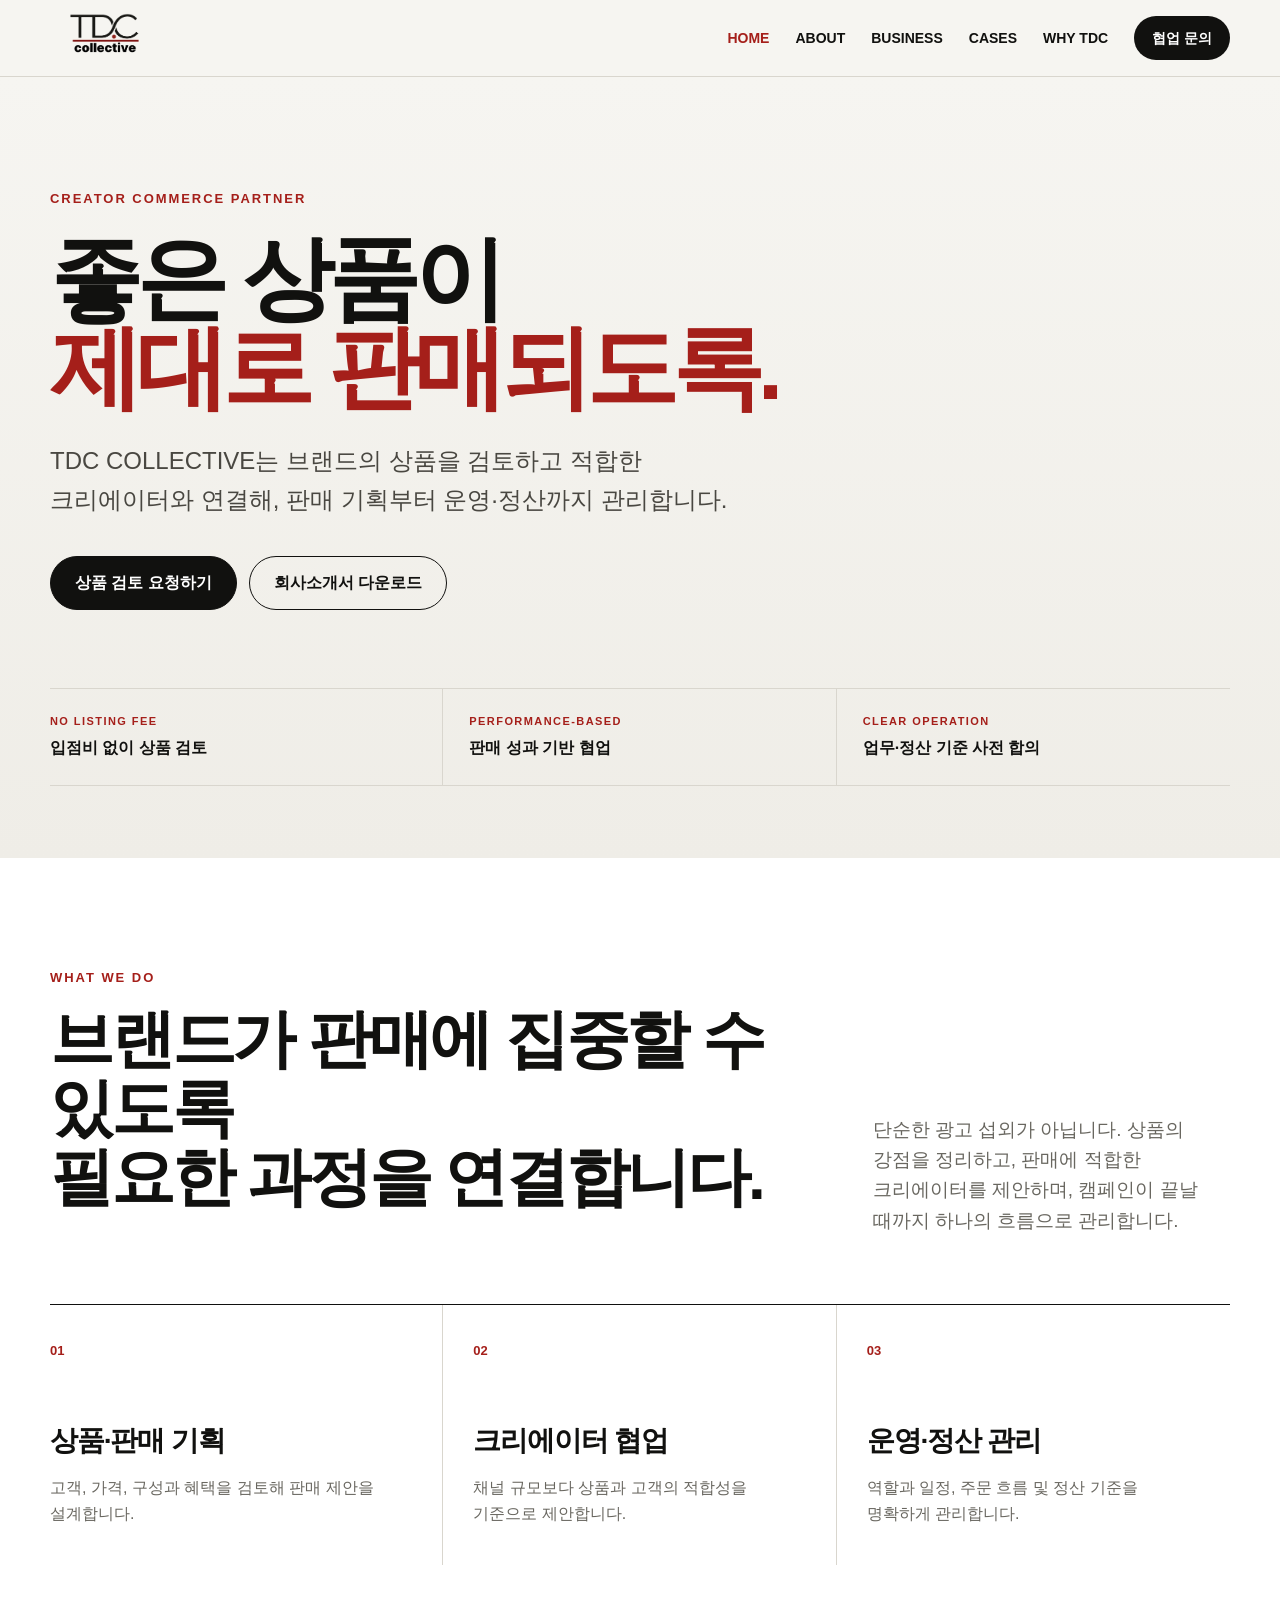
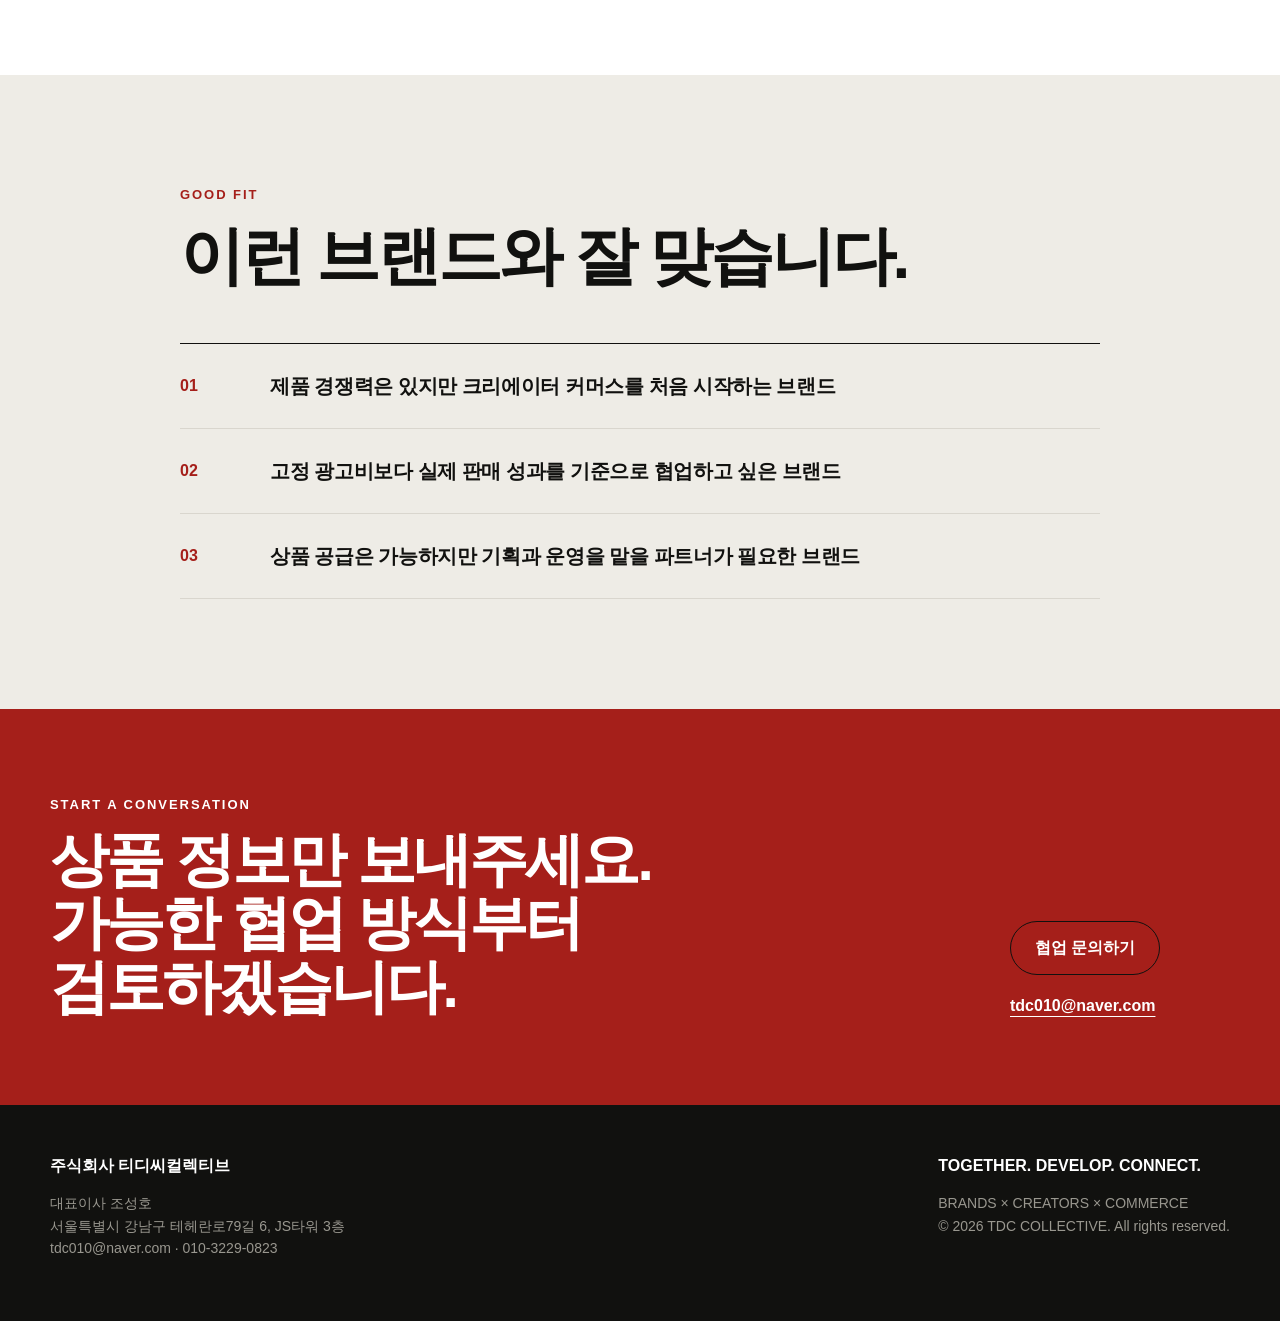
<file: index.html>
<!doctype html><html lang="ko"><head><meta charset="utf-8"><meta name="viewport" content="width=device-width,initial-scale=1"><title>TDC COLLECTIVE — Creator Commerce Partner</title><meta name="description" content="브랜드의 상품을 적합한 크리에이터와 연결하고 판매 기획부터 운영·정산까지 관리하는 크리에이터 커머스 파트너"><link rel="icon" href="favicon.svg"><link rel="stylesheet" href="styles.css"><link rel="stylesheet" href="professional.css"></head><body><header class="nav"><div class="wrap navin"><a class="brand" href="index.html"><img src="tdc-logo.png" alt="TDC COLLECTIVE"></a><button class="menu" aria-label="메뉴">☰</button><nav class="links"><a aria-current="page" href="index.html">HOME</a><a href="about.html">ABOUT</a><a href="business.html">BUSINESS</a><a href="cases.html">CASES</a><a href="partners.html">WHY TDC</a><a class="cta" href="proposal.html">협업 문의</a></nav></div></header><main><section class="hero hero-pro"><div class="wrap"><div class="eyebrow">CREATOR COMMERCE PARTNER</div><h1>좋은 상품이<br><span>제대로 판매되도록.</span></h1><p class="lead">TDC COLLECTIVE는 브랜드의 상품을 검토하고 적합한 크리에이터와 연결해, 판매 기획부터 운영·정산까지 관리합니다.</p><div class="actions"><a class="btn primary" href="proposal.html">상품 검토 요청하기</a><a class="btn" href="TDC_COLLECTIVE_Company_Introduction.pdf" download>회사소개서 다운로드</a></div><div class="proof-row"><div><b>NO LISTING FEE</b><span>입점비 없이 상품 검토</span></div><div><b>PERFORMANCE-BASED</b><span>판매 성과 기반 협업</span></div><div><b>CLEAR OPERATION</b><span>업무·정산 기준 사전 합의</span></div></div></div></section><section class="section white"><div class="wrap"><div class="section-intro"><div><div class="kicker">What we do</div><h2 class="title">브랜드가 판매에 집중할 수 있도록<br>필요한 과정을 연결합니다.</h2></div><p class="desc">단순한 광고 섭외가 아닙니다. 상품의 강점을 정리하고, 판매에 적합한 크리에이터를 제안하며, 캠페인이 끝날 때까지 하나의 흐름으로 관리합니다.</p></div><div class="service-line"><article><b>01</b><h3>상품·판매 기획</h3><p>고객, 가격, 구성과 혜택을 검토해 판매 제안을 설계합니다.</p></article><article><b>02</b><h3>크리에이터 협업</h3><p>채널 규모보다 상품과 고객의 적합성을 기준으로 제안합니다.</p></article><article><b>03</b><h3>운영·정산 관리</h3><p>역할과 일정, 주문 흐름 및 정산 기준을 명확하게 관리합니다.</p></article></div></div></section><section class="section fit-section"><div class="wrap narrow"><div class="kicker">Good fit</div><h2 class="title">이런 브랜드와 잘 맞습니다.</h2><ul class="fit-list"><li><span>01</span><p>제품 경쟁력은 있지만 크리에이터 커머스를 처음 시작하는 브랜드</p></li><li><span>02</span><p>고정 광고비보다 실제 판매 성과를 기준으로 협업하고 싶은 브랜드</p></li><li><span>03</span><p>상품 공급은 가능하지만 기획과 운영을 맡을 파트너가 필요한 브랜드</p></li></ul></div></section><section class="contactband pro-contact"><div class="wrap"><div><div class="kicker">Start a conversation</div><h2>상품 정보만 보내주세요.<br>가능한 협업 방식부터 검토하겠습니다.</h2></div><div class="contact-action"><a class="btn light" href="proposal.html">협업 문의하기</a><a href="mailto:tdc010@naver.com">tdc010@naver.com</a></div></div></section></main><footer></footer><script src="script.js"></script></body></html>
</file>
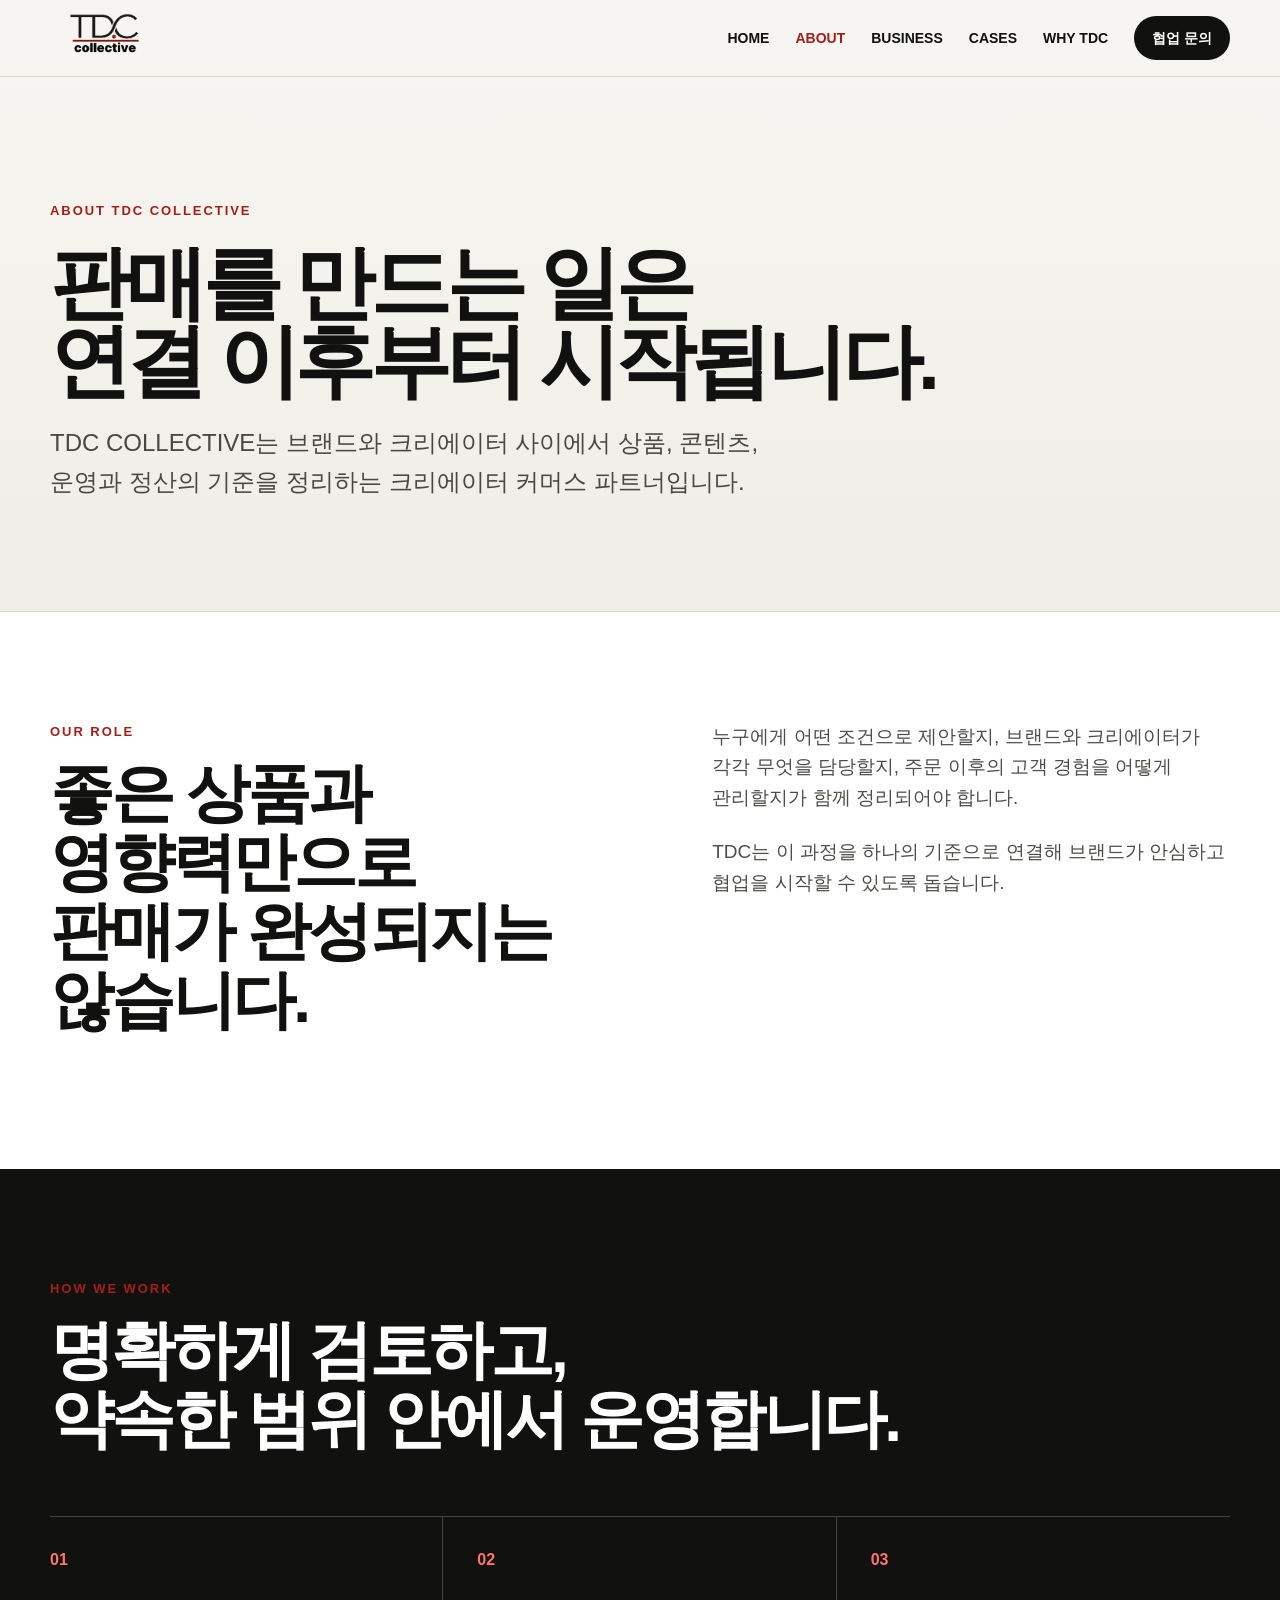
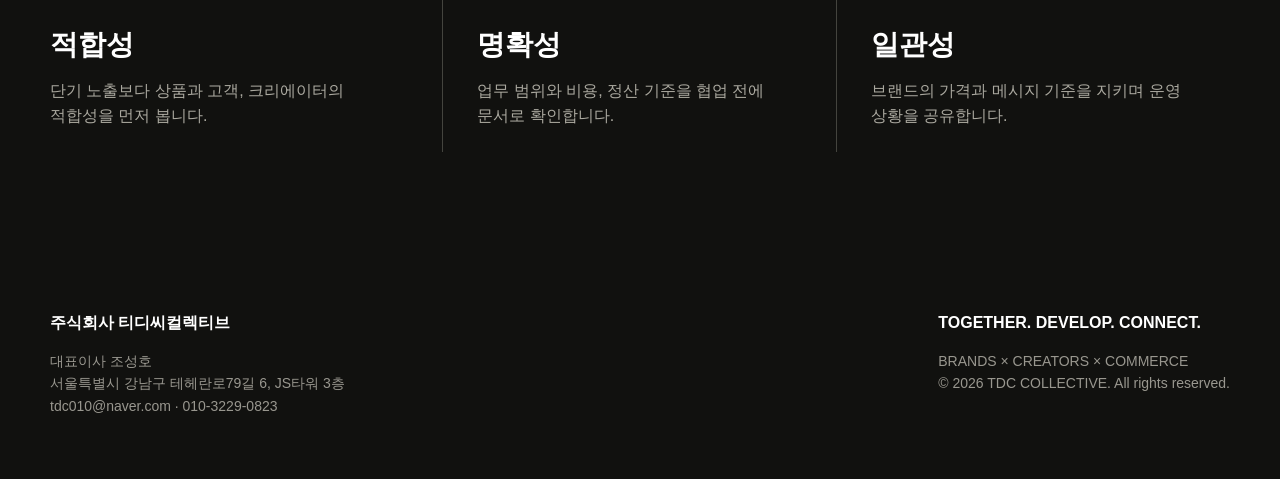
<file: about.html>
<!doctype html><html lang="ko"><head><meta charset="utf-8"><meta name="viewport" content="width=device-width,initial-scale=1"><title>회사소개 — TDC COLLECTIVE</title><meta name="description" content="브랜드와 크리에이터 사이에서 판매의 기준과 과정을 관리하는 TDC COLLECTIVE"><link rel="icon" href="favicon.svg"><link rel="stylesheet" href="styles.css"><link rel="stylesheet" href="professional.css"></head><body><header class="nav"><div class="wrap navin"><a class="brand" href="index.html"><img src="tdc-logo.png" alt="TDC COLLECTIVE"></a><button class="menu" aria-label="메뉴">☰</button><nav class="links"><a href="index.html">HOME</a><a aria-current="page" href="about.html">ABOUT</a><a href="business.html">BUSINESS</a><a href="cases.html">CASES</a><a href="partners.html">WHY TDC</a><a class="cta" href="proposal.html">협업 문의</a></nav></div></header><main><section class="pagehead pagehead-pro"><div class="wrap"><div class="eyebrow">ABOUT TDC COLLECTIVE</div><h1>판매를 만드는 일은<br>연결 이후부터 시작됩니다.</h1><p class="lead">TDC COLLECTIVE는 브랜드와 크리에이터 사이에서 상품, 콘텐츠, 운영과 정산의 기준을 정리하는 크리에이터 커머스 파트너입니다.</p></div></section><section class="section white"><div class="wrap split-statement"><div><div class="kicker">Our role</div><h2 class="title">좋은 상품과 영향력만으로<br>판매가 완성되지는 않습니다.</h2></div><div><p class="statement">누구에게 어떤 조건으로 제안할지, 브랜드와 크리에이터가 각각 무엇을 담당할지, 주문 이후의 고객 경험을 어떻게 관리할지가 함께 정리되어야 합니다.</p><p class="statement">TDC는 이 과정을 하나의 기준으로 연결해 브랜드가 안심하고 협업을 시작할 수 있도록 돕습니다.</p></div></div></section><section class="section dark principles"><div class="wrap"><div class="kicker">How we work</div><h2 class="title">명확하게 검토하고,<br>약속한 범위 안에서 운영합니다.</h2><div class="principle-grid"><article><b>01</b><h3>적합성</h3><p>단기 노출보다 상품과 고객, 크리에이터의 적합성을 먼저 봅니다.</p></article><article><b>02</b><h3>명확성</h3><p>업무 범위와 비용, 정산 기준을 협업 전에 문서로 확인합니다.</p></article><article><b>03</b><h3>일관성</h3><p>브랜드의 가격과 메시지 기준을 지키며 운영 상황을 공유합니다.</p></article></div></div></section></main><footer></footer><script src="script.js"></script></body></html>
</file>
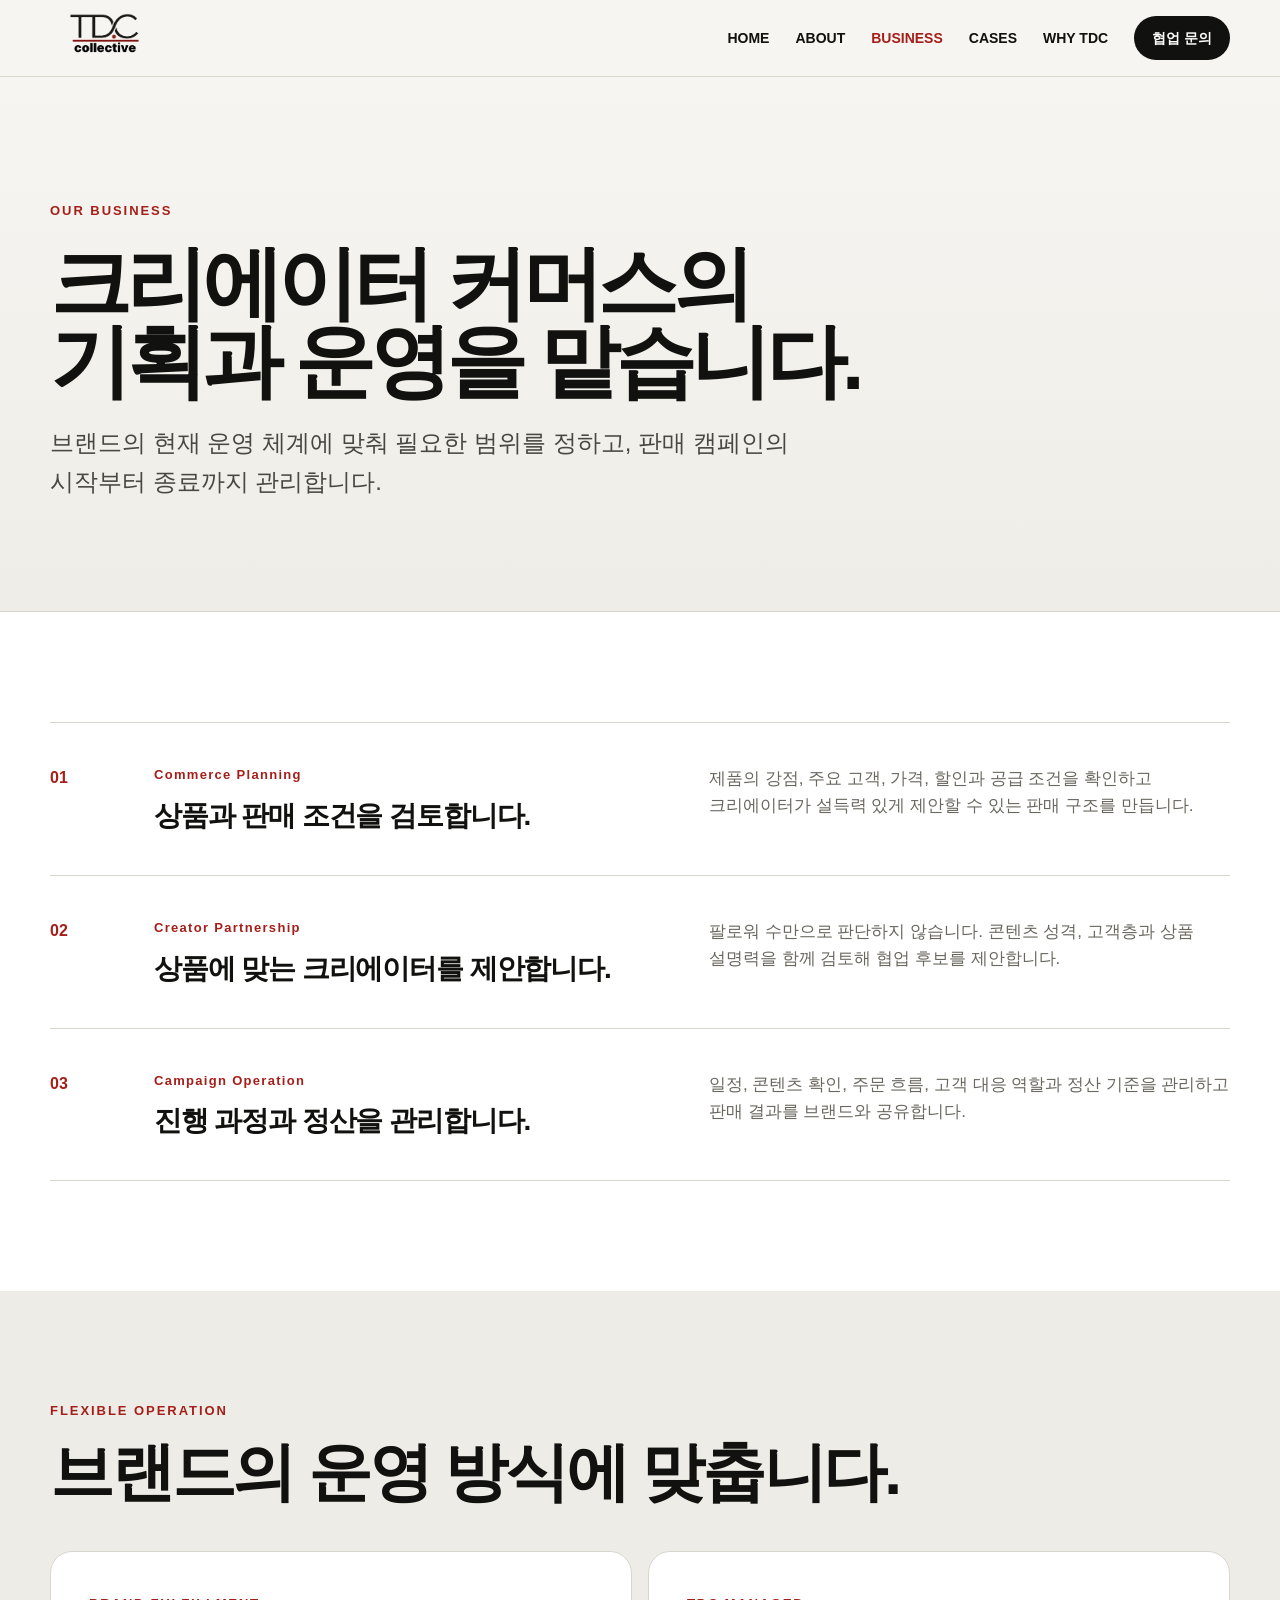
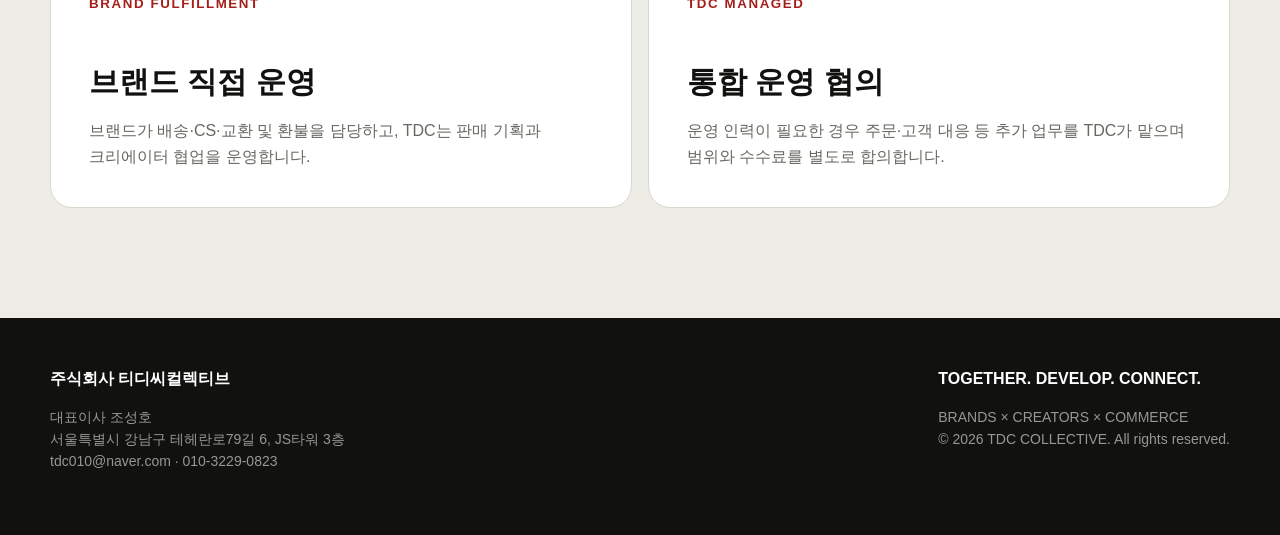
<file: business.html>
<!doctype html><html lang="ko"><head><meta charset="utf-8"><meta name="viewport" content="width=device-width,initial-scale=1"><title>사업영역 — TDC COLLECTIVE</title><meta name="description" content="상품 검토, 판매 기획, 크리에이터 협업과 운영 정산을 제공하는 TDC COLLECTIVE"><link rel="icon" href="favicon.svg"><link rel="stylesheet" href="styles.css"><link rel="stylesheet" href="professional.css"></head><body><header class="nav"><div class="wrap navin"><a class="brand" href="index.html"><img src="tdc-logo.png" alt="TDC COLLECTIVE"></a><button class="menu" aria-label="메뉴">☰</button><nav class="links"><a href="index.html">HOME</a><a href="about.html">ABOUT</a><a aria-current="page" href="business.html">BUSINESS</a><a href="cases.html">CASES</a><a href="partners.html">WHY TDC</a><a class="cta" href="proposal.html">협업 문의</a></nav></div></header><main><section class="pagehead pagehead-pro"><div class="wrap"><div class="eyebrow">OUR BUSINESS</div><h1>크리에이터 커머스의<br>기획과 운영을 맡습니다.</h1><p class="lead">브랜드의 현재 운영 체계에 맞춰 필요한 범위를 정하고, 판매 캠페인의 시작부터 종료까지 관리합니다.</p></div></section><section class="section white"><div class="wrap"><div class="business-block"><span>01</span><div><h2>Commerce Planning</h2><h3>상품과 판매 조건을 검토합니다.</h3></div><p>제품의 강점, 주요 고객, 가격, 할인과 공급 조건을 확인하고 크리에이터가 설득력 있게 제안할 수 있는 판매 구조를 만듭니다.</p></div><div class="business-block"><span>02</span><div><h2>Creator Partnership</h2><h3>상품에 맞는 크리에이터를 제안합니다.</h3></div><p>팔로워 수만으로 판단하지 않습니다. 콘텐츠 성격, 고객층과 상품 설명력을 함께 검토해 협업 후보를 제안합니다.</p></div><div class="business-block"><span>03</span><div><h2>Campaign Operation</h2><h3>진행 과정과 정산을 관리합니다.</h3></div><p>일정, 콘텐츠 확인, 주문 흐름, 고객 대응 역할과 정산 기준을 관리하고 판매 결과를 브랜드와 공유합니다.</p></div></div></section><section class="section operation-section"><div class="wrap"><div class="kicker">Flexible operation</div><h2 class="title">브랜드의 운영 방식에 맞춥니다.</h2><div class="operation-grid"><article><small>BRAND FULFILLMENT</small><h3>브랜드 직접 운영</h3><p>브랜드가 배송·CS·교환 및 환불을 담당하고, TDC는 판매 기획과 크리에이터 협업을 운영합니다.</p></article><article><small>TDC MANAGED</small><h3>통합 운영 협의</h3><p>운영 인력이 필요한 경우 주문·고객 대응 등 추가 업무를 TDC가 맡으며 범위와 수수료를 별도로 합의합니다.</p></article></div></div></section></main><footer></footer><script src="script.js"></script></body></html>
</file>
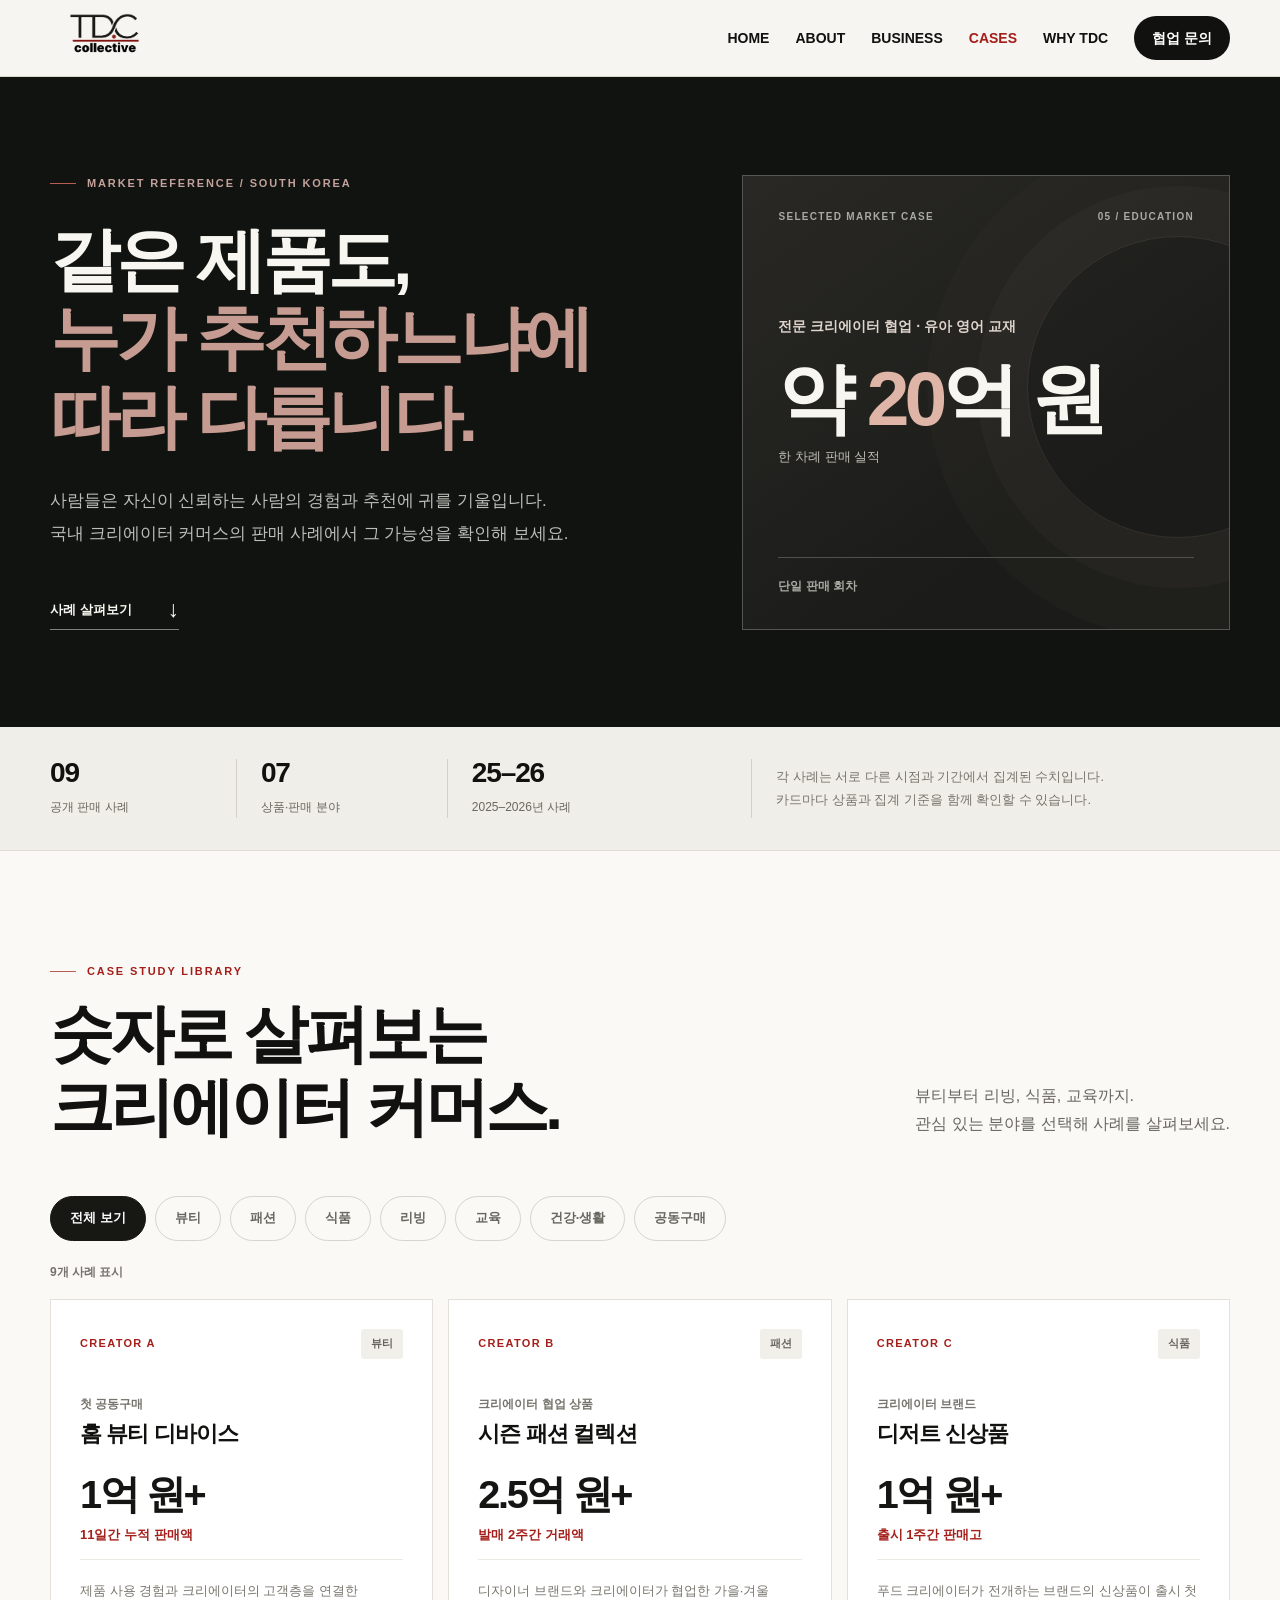
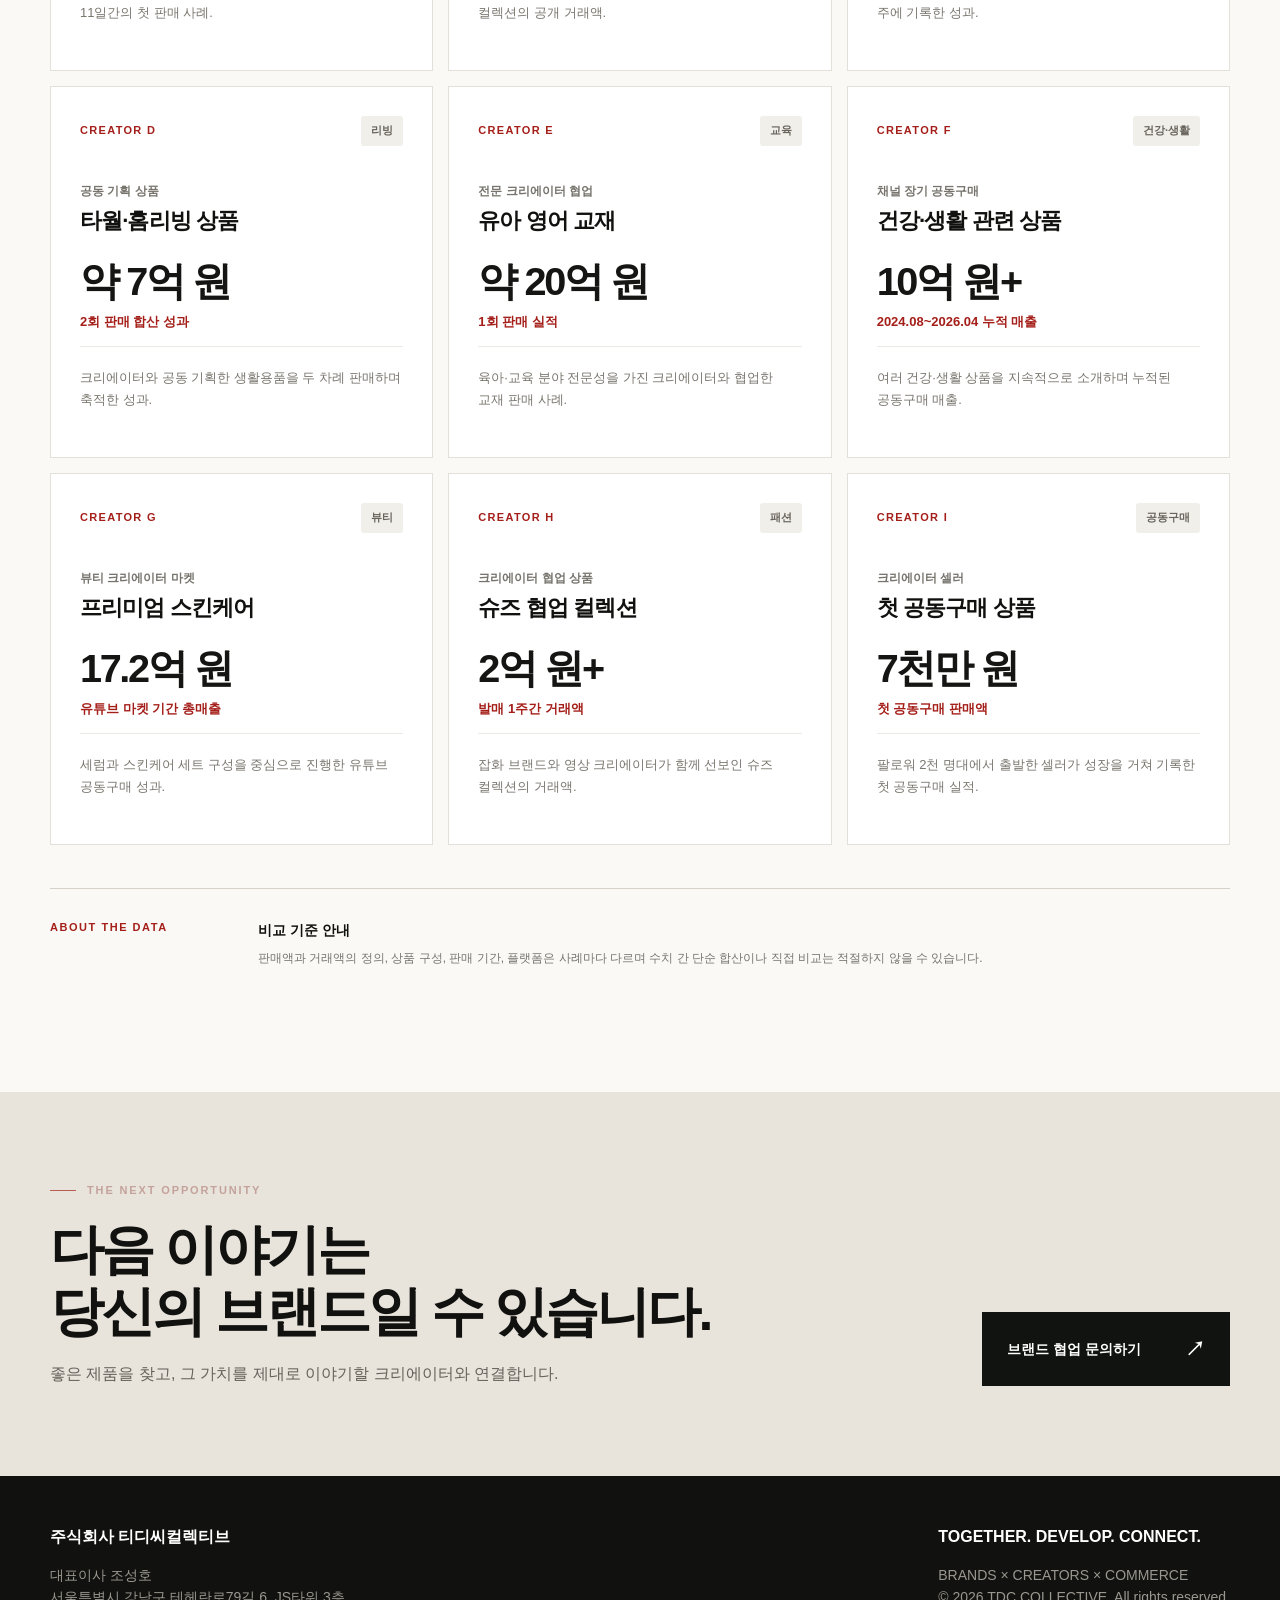
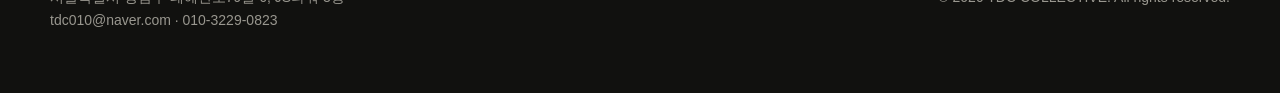
<file: cases.html>
<!doctype html>
<html lang="ko">
<head>
<meta charset="utf-8">
<meta name="viewport" content="width=device-width, initial-scale=1">
<meta name="description" content="국내 크리에이터 커머스 분야별 공개 매출·거래액 사례를 한눈에 살펴보세요.">
<title>국내 커머스 사례 — TDC COLLECTIVE</title>
<link rel="icon" href="favicon.svg">
<link rel="stylesheet" href="styles.css">
<link rel="stylesheet" href="professional.css">
<link rel="stylesheet" href="cases.css">
</head>
<body>
<header class="nav"><div class="wrap navin">
<a class="brand" href="index.html"><img src="tdc-logo.png" alt="TDC COLLECTIVE"></a>
<button class="menu" type="button" aria-label="메뉴 열기" aria-expanded="false">☰</button>
<nav class="links" aria-label="주 메뉴">
<a href="index.html">HOME</a><a href="about.html">ABOUT</a><a href="business.html">BUSINESS</a>
<a href="cases.html" aria-current="page">CASES</a><a href="partners.html">WHY TDC</a><a class="cta" href="proposal.html">협업 문의</a>
</nav></div></header>
<main>
<section class="cs-hero"><div class="wrap cs-hero-layout">
<div class="cs-hero-copy"><div class="cs-overline"><span></span> MARKET REFERENCE / SOUTH KOREA</div>
<h1>같은 제품도,<br><em>누가 추천하느냐에 따라 다릅니다.</em></h1>
<p class="cs-hero-desc">사람들은 자신이 신뢰하는 사람의 경험과 추천에 귀를 기울입니다.<br>국내 크리에이터 커머스의 판매 사례에서 그 가능성을 확인해 보세요.</p>
<a class="cs-scroll" href="#case-list">사례 살펴보기 <span aria-hidden="true">↓</span></a>
</div>
<aside class="cs-feature" aria-label="대표 공개 사례">
<div class="cs-feature-top"><span>SELECTED MARKET CASE</span><span>05 / EDUCATION</span></div>
<div class="cs-feature-center"><span class="cs-feature-caption">전문 크리에이터 협업 · 유아 영어 교재</span><strong>약 <span>20</span>억 원</strong><span class="cs-feature-period">한 차례 판매 실적</span></div>
<div class="cs-feature-bottom"><span>단일 판매 회차</span></div>
</aside>
</div></section>
<section class="cs-brief" aria-label="자료 개요"><div class="wrap cs-brief-inner">
<div><strong>09</strong><span>공개 판매 사례</span></div>
<div><strong>07</strong><span>상품·판매 분야</span></div>
<div><strong>25–26</strong><span>2025–2026년 사례</span></div>
<p>각 사례는 서로 다른 시점과 기간에서 집계된 수치입니다. 카드마다 상품과 집계 기준을 함께 확인할 수 있습니다.</p>
</div></section>
<section class="cs-cases" id="case-list"><div class="wrap">
<div class="cs-section-head"><div><div class="cs-overline cs-overline-dark"><span></span> CASE STUDY LIBRARY</div><h2>숫자로 살펴보는<br>크리에이터 커머스.</h2></div><p>뷰티부터 리빙, 식품, 교육까지.<br>관심 있는 분야를 선택해 사례를 살펴보세요.</p></div>
<div class="cs-filters" role="group" aria-label="분야별 사례 필터">
<button type="button" class="cs-filter is-active" data-filter="all" aria-pressed="true">전체 보기</button><button type="button" class="cs-filter" data-filter="beauty" aria-pressed="false">뷰티</button><button type="button" class="cs-filter" data-filter="fashion" aria-pressed="false">패션</button><button type="button" class="cs-filter" data-filter="food" aria-pressed="false">식품</button><button type="button" class="cs-filter" data-filter="living" aria-pressed="false">리빙</button><button type="button" class="cs-filter" data-filter="education" aria-pressed="false">교육</button><button type="button" class="cs-filter" data-filter="wellness" aria-pressed="false">건강·생활</button><button type="button" class="cs-filter" data-filter="commerce" aria-pressed="false">공동구매</button>
</div>
<p class="cs-result-count" role="status" aria-live="polite"><span id="cs-visible-count">9</span>개 사례 표시</p>
<div class="cs-grid">
<article class="cs-card" data-category="beauty"><div class="cs-card-top"><span class="cs-card-id">CREATOR A</span><span class="cs-card-cat">뷰티</span></div><div class="cs-card-main"><p class="cs-card-kind">첫 공동구매</p><h3>홈 뷰티 디바이스</h3><div class="cs-card-amount">1억 원+</div><p class="cs-card-period">11일간 누적 판매액</p></div><div class="cs-card-bottom"><p>제품 사용 경험과 크리에이터의 고객층을 연결한 11일간의 첫 판매 사례.</p></div></article>
<article class="cs-card" data-category="fashion"><div class="cs-card-top"><span class="cs-card-id">CREATOR B</span><span class="cs-card-cat">패션</span></div><div class="cs-card-main"><p class="cs-card-kind">크리에이터 협업 상품</p><h3>시즌 패션 컬렉션</h3><div class="cs-card-amount">2.5억 원+</div><p class="cs-card-period">발매 2주간 거래액</p></div><div class="cs-card-bottom"><p>디자이너 브랜드와 크리에이터가 협업한 가을·겨울 컬렉션의 공개 거래액.</p></div></article>
<article class="cs-card" data-category="food"><div class="cs-card-top"><span class="cs-card-id">CREATOR C</span><span class="cs-card-cat">식품</span></div><div class="cs-card-main"><p class="cs-card-kind">크리에이터 브랜드</p><h3>디저트 신상품</h3><div class="cs-card-amount">1억 원+</div><p class="cs-card-period">출시 1주간 판매고</p></div><div class="cs-card-bottom"><p>푸드 크리에이터가 전개하는 브랜드의 신상품이 출시 첫 주에 기록한 성과.</p></div></article>
<article class="cs-card" data-category="living"><div class="cs-card-top"><span class="cs-card-id">CREATOR D</span><span class="cs-card-cat">리빙</span></div><div class="cs-card-main"><p class="cs-card-kind">공동 기획 상품</p><h3>타월·홈리빙 상품</h3><div class="cs-card-amount">약 7억 원</div><p class="cs-card-period">2회 판매 합산 성과</p></div><div class="cs-card-bottom"><p>크리에이터와 공동 기획한 생활용품을 두 차례 판매하며 축적한 성과.</p></div></article>
<article class="cs-card" data-category="education"><div class="cs-card-top"><span class="cs-card-id">CREATOR E</span><span class="cs-card-cat">교육</span></div><div class="cs-card-main"><p class="cs-card-kind">전문 크리에이터 협업</p><h3>유아 영어 교재</h3><div class="cs-card-amount">약 20억 원</div><p class="cs-card-period">1회 판매 실적</p></div><div class="cs-card-bottom"><p>육아·교육 분야 전문성을 가진 크리에이터와 협업한 교재 판매 사례.</p></div></article>
<article class="cs-card" data-category="wellness"><div class="cs-card-top"><span class="cs-card-id">CREATOR F</span><span class="cs-card-cat">건강·생활</span></div><div class="cs-card-main"><p class="cs-card-kind">채널 장기 공동구매</p><h3>건강·생활 관련 상품</h3><div class="cs-card-amount">10억 원+</div><p class="cs-card-period">2024.08~2026.04 누적 매출</p></div><div class="cs-card-bottom"><p>여러 건강·생활 상품을 지속적으로 소개하며 누적된 공동구매 매출.</p></div></article>
<article class="cs-card" data-category="beauty"><div class="cs-card-top"><span class="cs-card-id">CREATOR G</span><span class="cs-card-cat">뷰티</span></div><div class="cs-card-main"><p class="cs-card-kind">뷰티 크리에이터 마켓</p><h3>프리미엄 스킨케어</h3><div class="cs-card-amount">17.2억 원</div><p class="cs-card-period">유튜브 마켓 기간 총매출</p></div><div class="cs-card-bottom"><p>세럼과 스킨케어 세트 구성을 중심으로 진행한 유튜브 공동구매 성과.</p></div></article>
<article class="cs-card" data-category="fashion"><div class="cs-card-top"><span class="cs-card-id">CREATOR H</span><span class="cs-card-cat">패션</span></div><div class="cs-card-main"><p class="cs-card-kind">크리에이터 협업 상품</p><h3>슈즈 협업 컬렉션</h3><div class="cs-card-amount">2억 원+</div><p class="cs-card-period">발매 1주간 거래액</p></div><div class="cs-card-bottom"><p>잡화 브랜드와 영상 크리에이터가 함께 선보인 슈즈 컬렉션의 거래액.</p></div></article>
<article class="cs-card" data-category="commerce"><div class="cs-card-top"><span class="cs-card-id">CREATOR I</span><span class="cs-card-cat">공동구매</span></div><div class="cs-card-main"><p class="cs-card-kind">크리에이터 셀러</p><h3>첫 공동구매 상품</h3><div class="cs-card-amount">7천만 원</div><p class="cs-card-period">첫 공동구매 판매액</p></div><div class="cs-card-bottom"><p>팔로워 2천 명대에서 출발한 셀러가 성장을 거쳐 기록한 첫 공동구매 실적.</p></div></article>
</div>
<div class="cs-method"><div class="cs-method-label">ABOUT THE DATA</div><div><strong>비교 기준 안내</strong><p>판매액과 거래액의 정의, 상품 구성, 판매 기간, 플랫폼은 사례마다 다르며 수치 간 단순 합산이나 직접 비교는 적절하지 않을 수 있습니다.</p></div></div>
</div></section>
<section class="cs-conclusion"><div class="wrap cs-conclusion-inner"><div><div class="cs-overline"><span></span> THE NEXT OPPORTUNITY</div><h2>다음 이야기는<br>당신의 브랜드일 수 있습니다.</h2><p>좋은 제품을 찾고, 그 가치를 제대로 이야기할 크리에이터와 연결합니다.</p></div><a href="proposal.html">브랜드 협업 문의하기 <span aria-hidden="true">↗</span></a></div></section>
</main><footer></footer>
<script src="script.js"></script>
<script>
(function(){
  const buttons=[...document.querySelectorAll('.cs-filter')];
  const cards=[...document.querySelectorAll('.cs-card')];
  const count=document.getElementById('cs-visible-count');
  buttons.forEach(button=>button.addEventListener('click',()=>{
    const selected=button.dataset.filter;
    buttons.forEach(item=>{const active=item===button;item.classList.toggle('is-active',active);item.setAttribute('aria-pressed',String(active));});
    let visible=0;
    cards.forEach(card=>{const show=selected==='all'||card.dataset.category===selected;card.hidden=!show;if(show)visible++;});
    count.textContent=String(visible);
  }));
})();
</script>
</body>
</html>
</file>
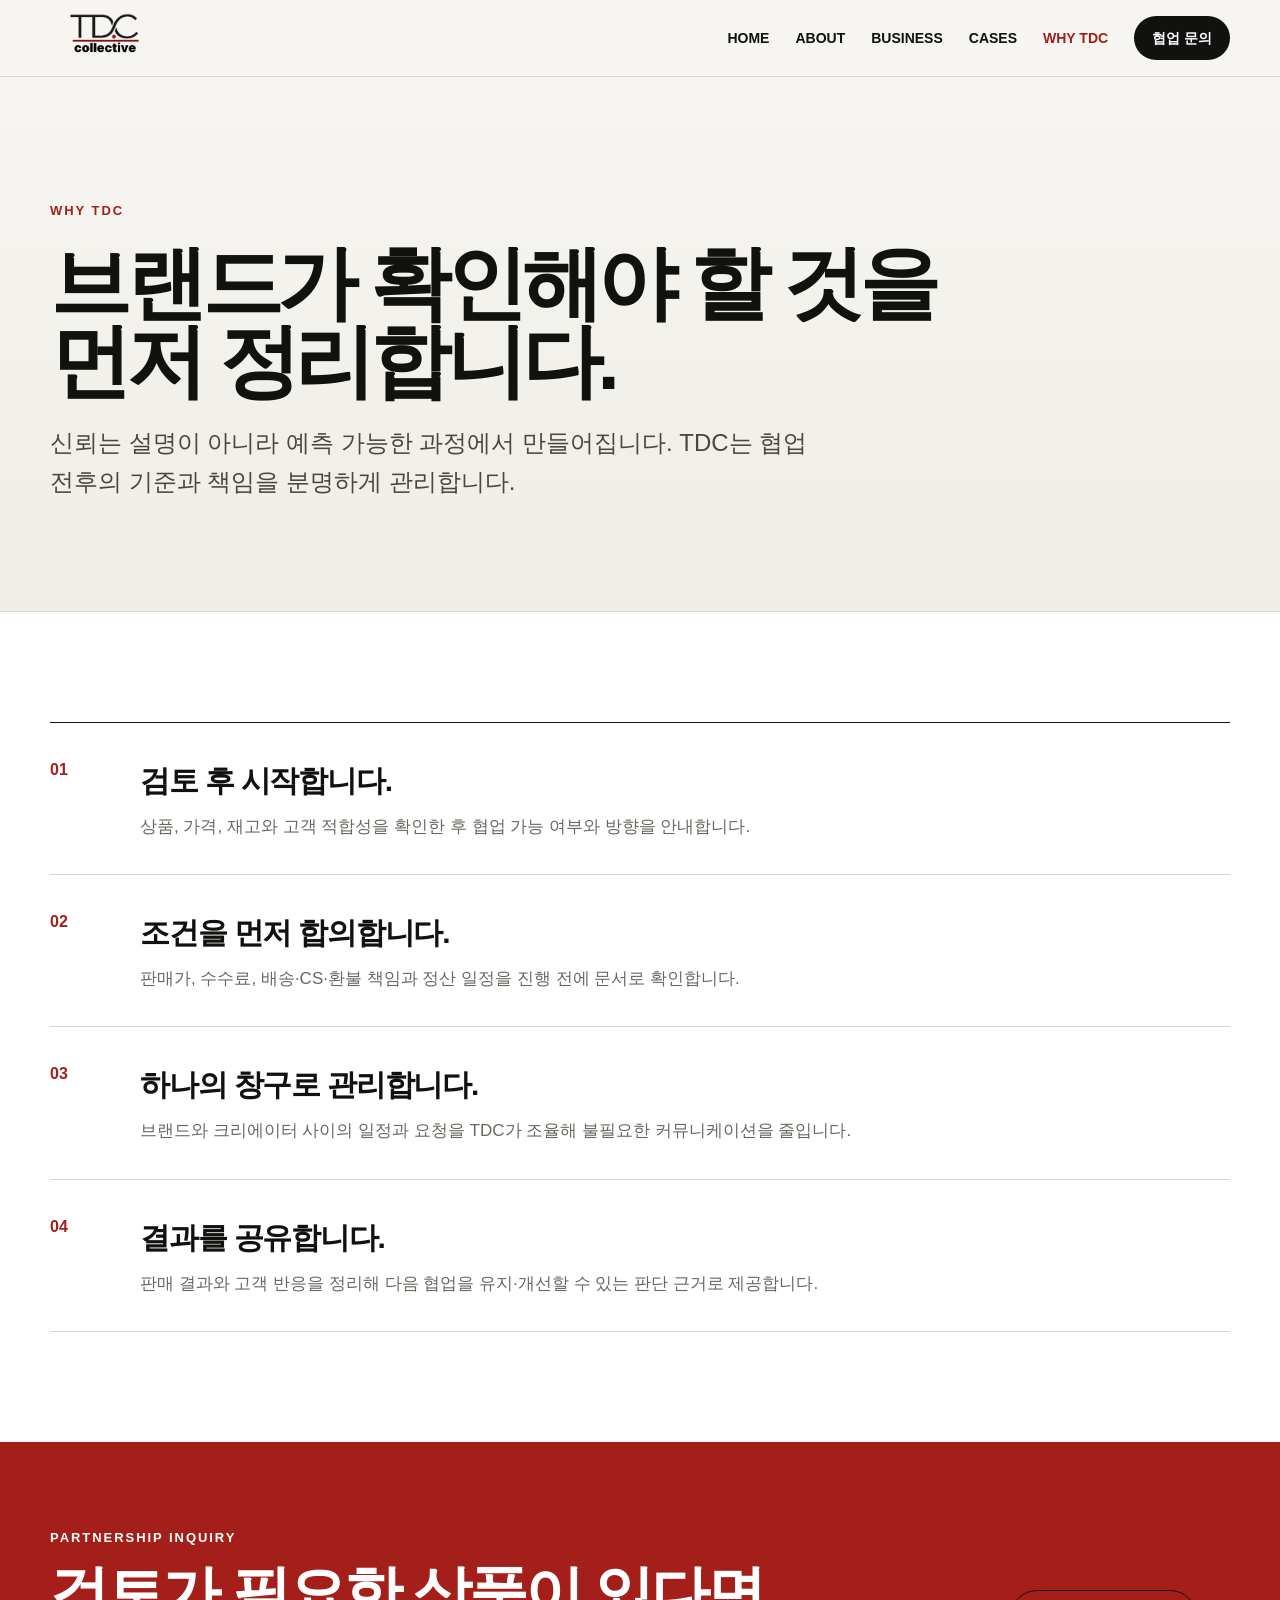
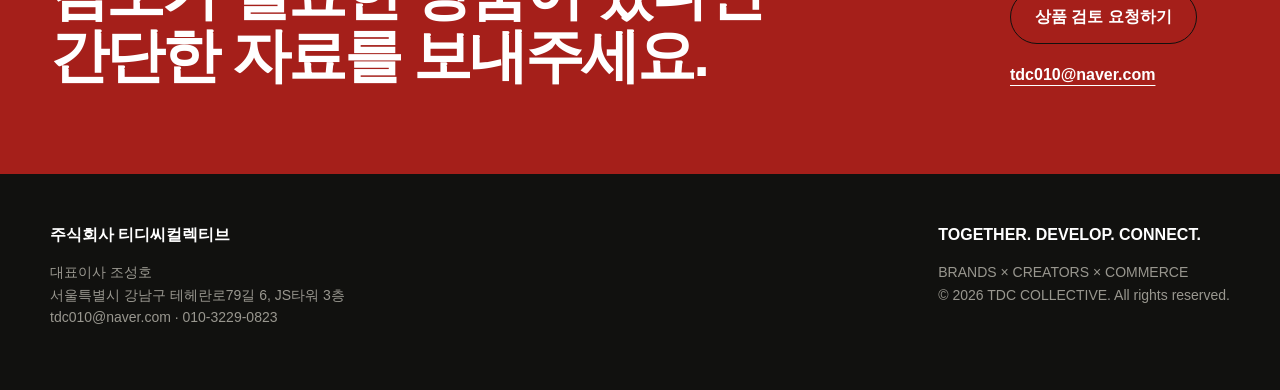
<file: partners.html>
<!doctype html><html lang="ko"><head><meta charset="utf-8"><meta name="viewport" content="width=device-width,initial-scale=1"><title>협업 기준 — TDC COLLECTIVE</title><meta name="description" content="브랜드가 안심하고 협업할 수 있도록 TDC COLLECTIVE가 관리하는 기준"><link rel="icon" href="favicon.svg"><link rel="stylesheet" href="styles.css"><link rel="stylesheet" href="professional.css"></head><body><header class="nav"><div class="wrap navin"><a class="brand" href="index.html"><img src="tdc-logo.png" alt="TDC COLLECTIVE"></a><button class="menu" aria-label="메뉴">☰</button><nav class="links"><a href="index.html">HOME</a><a href="about.html">ABOUT</a><a href="business.html">BUSINESS</a><a href="cases.html">CASES</a><a aria-current="page" href="partners.html">WHY TDC</a><a class="cta" href="proposal.html">협업 문의</a></nav></div></header><main><section class="pagehead pagehead-pro"><div class="wrap"><div class="eyebrow">WHY TDC</div><h1>브랜드가 확인해야 할 것을<br>먼저 정리합니다.</h1><p class="lead">신뢰는 설명이 아니라 예측 가능한 과정에서 만들어집니다. TDC는 협업 전후의 기준과 책임을 분명하게 관리합니다.</p></div></section><section class="section white"><div class="wrap assurance-list"><article><span>01</span><div><h2>검토 후 시작합니다.</h2><p>상품, 가격, 재고와 고객 적합성을 확인한 후 협업 가능 여부와 방향을 안내합니다.</p></div></article><article><span>02</span><div><h2>조건을 먼저 합의합니다.</h2><p>판매가, 수수료, 배송·CS·환불 책임과 정산 일정을 진행 전에 문서로 확인합니다.</p></div></article><article><span>03</span><div><h2>하나의 창구로 관리합니다.</h2><p>브랜드와 크리에이터 사이의 일정과 요청을 TDC가 조율해 불필요한 커뮤니케이션을 줄입니다.</p></div></article><article><span>04</span><div><h2>결과를 공유합니다.</h2><p>판매 결과와 고객 반응을 정리해 다음 협업을 유지·개선할 수 있는 판단 근거로 제공합니다.</p></div></article></div></section><section class="contactband pro-contact"><div class="wrap"><div><div class="kicker">Partnership inquiry</div><h2>검토가 필요한 상품이 있다면<br>간단한 자료를 보내주세요.</h2></div><div class="contact-action"><a class="btn light" href="proposal.html">상품 검토 요청하기</a><a href="mailto:tdc010@naver.com">tdc010@naver.com</a></div></div></section></main><footer></footer><script src="script.js"></script></body></html>
</file>
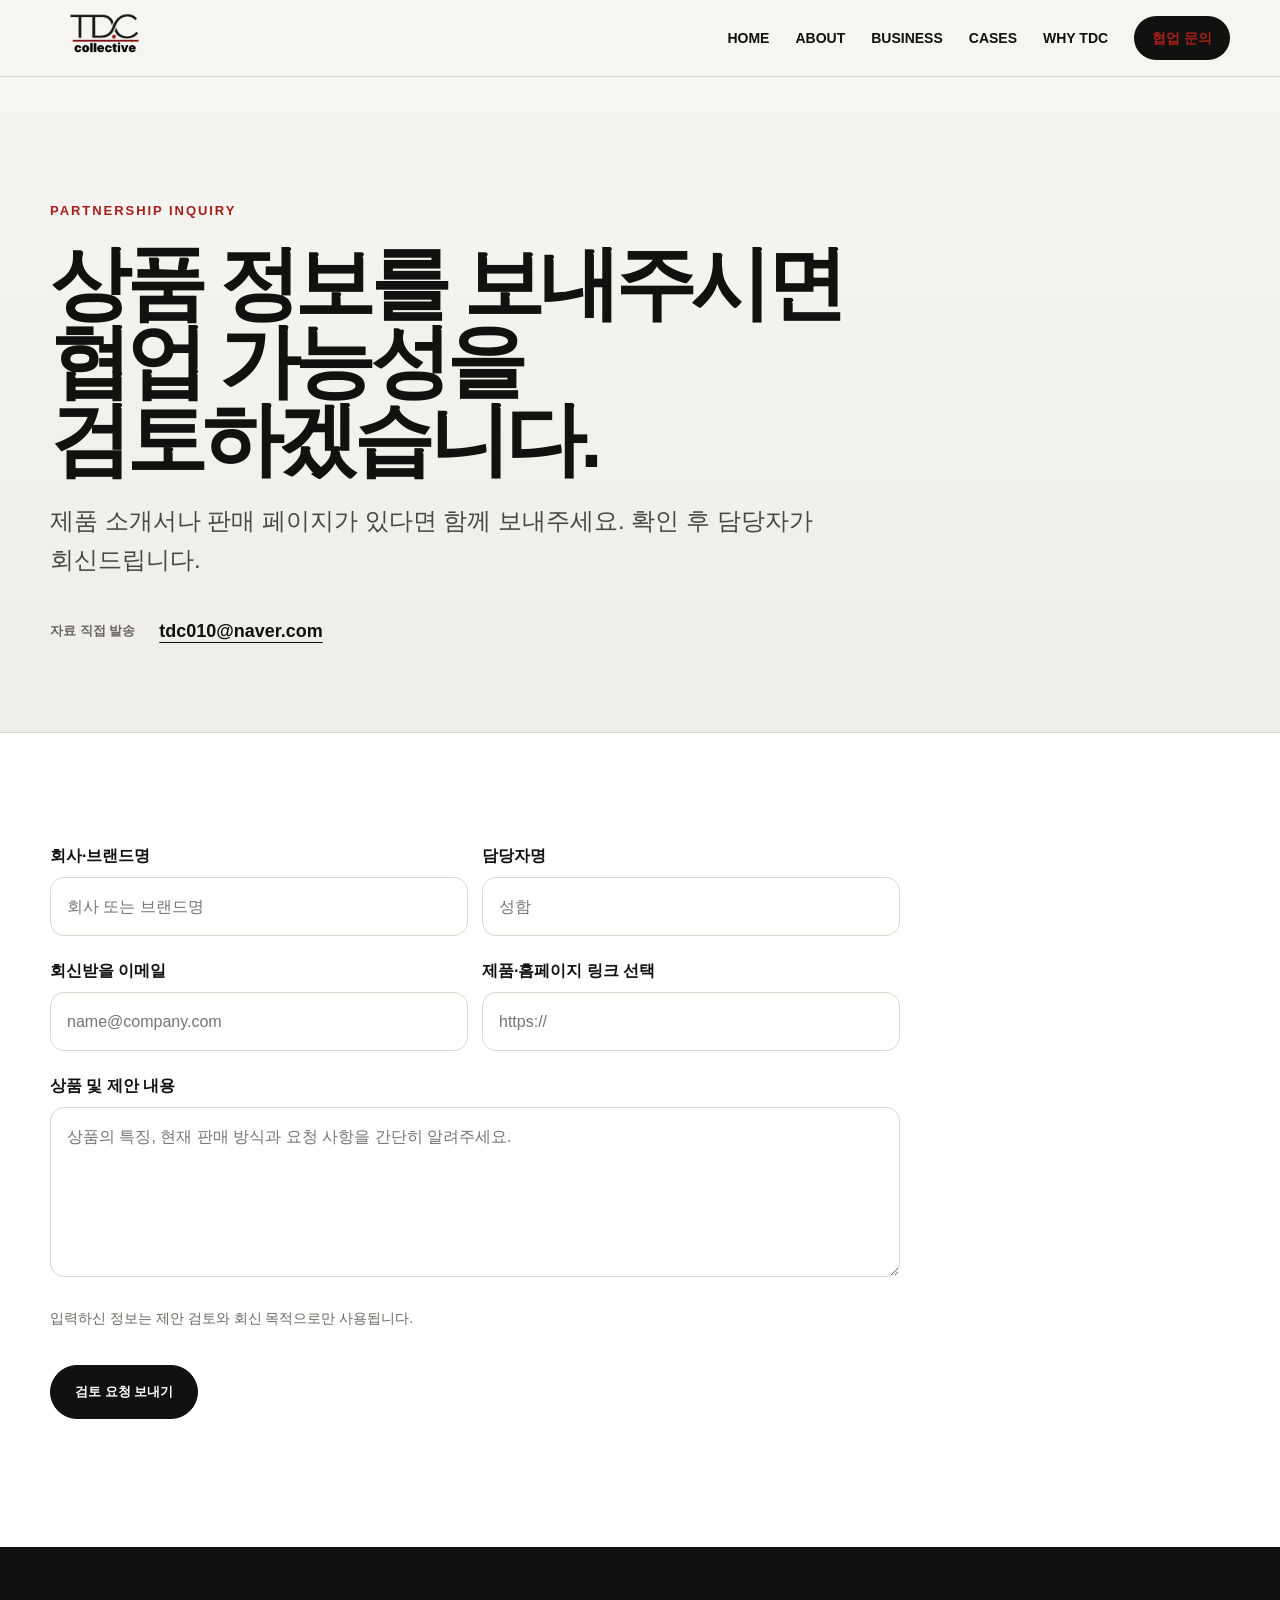
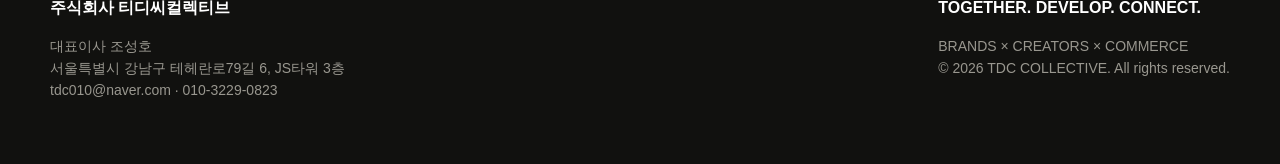
<file: proposal.html>
<!doctype html><html lang="ko"><head><meta charset="utf-8"><meta name="viewport" content="width=device-width,initial-scale=1"><title>협업 문의 — TDC COLLECTIVE</title><meta name="description" content="TDC COLLECTIVE 브랜드 및 상품 협업 문의"><link rel="icon" href="favicon.svg"><link rel="stylesheet" href="styles.css"><link rel="stylesheet" href="professional.css"></head><body><header class="nav"><div class="wrap navin"><a class="brand" href="index.html"><img src="tdc-logo.png" alt="TDC COLLECTIVE"></a><button class="menu" aria-label="메뉴">☰</button><nav class="links"><a href="index.html">HOME</a><a href="about.html">ABOUT</a><a href="business.html">BUSINESS</a><a href="cases.html">CASES</a><a href="partners.html">WHY TDC</a><a class="cta" aria-current="page" href="proposal.html">협업 문의</a></nav></div></header><main><section class="pagehead pagehead-pro"><div class="wrap"><div class="eyebrow">PARTNERSHIP INQUIRY</div><h1>상품 정보를 보내주시면<br>협업 가능성을 검토하겠습니다.</h1><p class="lead">제품 소개서나 판매 페이지가 있다면 함께 보내주세요. 확인 후 담당자가 회신드립니다.</p><div class="inquiry-email"><span>자료 직접 발송</span><a href="mailto:tdc010@naver.com">tdc010@naver.com</a></div></div></section><section class="section white"><div class="wrap"><form class="form pro-form" id="proposalForm" action="https://formspree.io/f/xgavknyp" method="POST"><div class="fieldrow"><div class="field"><label for="company">회사·브랜드명</label><input id="company" name="회사·브랜드명" placeholder="회사 또는 브랜드명" required></div><div class="field"><label for="name">담당자명</label><input id="name" name="담당자명" placeholder="성함" required></div></div><div class="fieldrow"><div class="field"><label for="contact">회신받을 이메일</label><input type="email" id="contact" name="회신 이메일" placeholder="name@company.com" required></div><div class="field"><label for="website">제품·홈페이지 링크 <span class="optional">선택</span></label><input type="url" id="website" name="제품 또는 홈페이지 링크" placeholder="https://"></div></div><div class="field"><label for="message">상품 및 제안 내용</label><textarea id="message" name="제안 내용" placeholder="상품의 특징, 현재 판매 방식과 요청 사항을 간단히 알려주세요." required></textarea></div><input type="text" name="_gotcha" style="display:none" tabindex="-1" autocomplete="off"><p class="notice">입력하신 정보는 제안 검토와 회신 목적으로만 사용됩니다.</p><div class="actions"><button class="btn primary" type="submit" id="submitButton">검토 요청 보내기</button></div><p id="formStatus" role="status" style="font-weight:800;margin-top:18px"></p></form></div></section></main><footer></footer><script src="script.js"></script><script>const form=document.getElementById('proposalForm'),button=document.getElementById('submitButton'),status=document.getElementById('formStatus');form.addEventListener('submit',async(e)=>{e.preventDefault();button.disabled=true;button.textContent='전송 중...';status.textContent='';try{const response=await fetch(form.action,{method:'POST',body:new FormData(form),headers:{Accept:'application/json'}});if(response.ok){form.reset();status.textContent='접수되었습니다. 확인 후 회신드리겠습니다.'}else throw new Error()}catch(error){status.textContent='전송에 실패했습니다. tdc010@naver.com으로 보내주세요.'}finally{button.disabled=false;button.textContent='검토 요청 보내기'}});</script></body></html>
</file>
<file: styles.css>
:root{--ink:#11110f;--paper:#f6f5f1;--white:#fff;--red:#a51f1a;--muted:#696760;--line:#d9d6ce;--max:1180px}*{box-sizing:border-box}html{scroll-behavior:smooth}body{margin:0;background:var(--paper);color:var(--ink);font-family:Pretendard,"Noto Sans KR",-apple-system,BlinkMacSystemFont,"Segoe UI",sans-serif;line-height:1.6;word-break:keep-all}a{color:inherit;text-decoration:none}.wrap{width:min(var(--max),calc(100% - 40px));margin:auto}.nav{position:sticky;top:0;z-index:30;background:rgba(246,245,241,.94);backdrop-filter:blur(14px);border-bottom:1px solid var(--line)}.navin{height:76px;display:flex;align-items:center;justify-content:space-between}.brand img{width:112px;height:48px;object-fit:contain}.links{display:flex;align-items:center;gap:26px;font-size:14px;font-weight:750}.links a[aria-current=page]{color:var(--red)}.cta,.btn{display:inline-flex;align-items:center;justify-content:center;border-radius:999px;font-weight:800;transition:.2s}.cta{background:var(--ink);color:#fff;padding:11px 18px}.btn{min-height:54px;padding:0 24px;border:1px solid var(--ink);background:transparent}.btn.primary{background:var(--ink);color:#fff}.btn:hover{transform:translateY(-2px)}.menu{display:none;border:0;background:none;font-size:26px}.hero{min-height:calc(100vh - 76px);display:grid;align-items:center;padding:84px 0}.eyebrow,.kicker{font-size:13px;font-weight:850;letter-spacing:.15em;text-transform:uppercase;color:var(--red)}h1{font-size:clamp(56px,8vw,106px);line-height:.97;letter-spacing:-.065em;margin:22px 0 28px;max-width:1070px}.lead{font-size:clamp(18px,2vw,24px);color:#494741;max-width:760px}.actions{display:flex;gap:12px;flex-wrap:wrap;margin-top:36px}.route-grid{display:grid;grid-template-columns:repeat(3,1fr);gap:14px;margin-top:72px}.route{background:var(--white);border:1px solid var(--line);border-radius:24px;padding:28px;min-height:180px;display:flex;flex-direction:column;justify-content:space-between}.route b{font-size:12px;color:var(--red);letter-spacing:.12em}.route h3{font-size:25px;letter-spacing:-.035em;margin:14px 0}.route span{font-weight:900}.section{padding:110px 0}.dark{background:var(--ink);color:#fff}.pagehead{padding:110px 0 72px;border-bottom:1px solid var(--line)}.pagehead h1{font-size:clamp(48px,7vw,88px);margin-bottom:22px}.title{font-size:clamp(38px,5vw,68px);line-height:1.08;letter-spacing:-.05em;margin:16px 0 24px}.desc{font-size:19px;color:var(--muted);max-width:780px}.dark .desc{color:#aaa89f}.grid2{display:grid;grid-template-columns:1fr 1fr;gap:16px;margin-top:48px}.card{background:#fff;border:1px solid var(--line);border-radius:26px;padding:38px}.dark .card{background:#191917;border-color:#393934}.card h3{font-size:30px;letter-spacing:-.04em;margin:12px 0}.card p{color:var(--muted)}.dark .card p{color:#aaa89f}.process{display:grid;grid-template-columns:repeat(3,1fr);border-top:1px solid #44443e;border-left:1px solid #44443e;margin-top:48px}.step{padding:30px;min-height:220px;border-right:1px solid #44443e;border-bottom:1px solid #44443e}.step b{color:#ff746c}.step h3{margin:42px 0 8px;font-size:24px}.step p{color:#aaa89f}.workgrid{display:grid;grid-template-columns:repeat(2,1fr);gap:18px;margin-top:48px}.work{background:#fff;border:1px solid var(--line);border-radius:28px;overflow:hidden}.worktop{min-height:220px;padding:38px;background:var(--ink);color:#fff;display:flex;flex-direction:column;justify-content:space-between}.worktop.red{background:var(--red)}.worktop small{letter-spacing:.13em}.worktop h2{font-size:42px;line-height:1.05;margin:0}.workbody{padding:32px}.tag{display:inline-block;padding:7px 11px;border-radius:99px;background:#ebe8e0;font-size:12px;font-weight:800;margin-right:6px}.future{border:1px dashed #aaa69d;background:transparent;display:grid;place-items:center;min-height:400px;text-align:center;padding:34px}.form{max-width:850px;margin-top:44px}.fieldrow{display:grid;grid-template-columns:1fr 1fr;gap:14px}.field{margin-bottom:16px}.field label{display:block;font-weight:800;margin-bottom:8px}.field input,.field select,.field textarea{width:100%;padding:16px;border:1px solid var(--line);border-radius:14px;background:#fff;font:inherit}.field textarea{min-height:170px;resize:vertical}.notice{font-size:14px;color:var(--muted);margin:16px 0}.contactband{background:var(--red);color:#fff;padding:86px 0}.contactband h2{font-size:clamp(38px,5vw,70px);line-height:1.08;letter-spacing:-.05em;margin:0 0 26px}footer{background:var(--ink);color:#fff;padding:48px 0}.foot{display:flex;justify-content:space-between;gap:30px}.foot p{font-size:14px;color:#99978f}.reveal{opacity:0;transform:translateY(18px);transition:.6s}.reveal.on{opacity:1;transform:none}@media(max-width:850px){.navin{height:66px}.brand img{width:94px}.menu{display:block}.links{display:none;position:absolute;left:0;right:0;top:66px;background:var(--paper);padding:22px 20px;border-bottom:1px solid var(--line);flex-direction:column;align-items:stretch}.links.open{display:flex}.hero{padding:62px 0;min-height:auto}.route-grid,.grid2,.process,.workgrid,.fieldrow{grid-template-columns:1fr}.section{padding:78px 0}.pagehead{padding:76px 0 52px}.foot{flex-direction:column}.worktop{min-height:180px}}
</file>
<file: professional.css>
.hero-pro{padding:112px 0 72px;min-height:auto;background:linear-gradient(180deg,#f6f5f1 0%,#efede7 100%)}
.hero-pro h1{font-size:clamp(54px,7.2vw,94px);max-width:980px;margin-top:24px}.hero-pro h1 span{color:var(--red)}
.hero-pro .lead{max-width:720px;line-height:1.65}
.proof-row{display:grid;grid-template-columns:repeat(3,1fr);margin-top:78px;border-top:1px solid var(--line);border-bottom:1px solid var(--line)}
.proof-row div{padding:24px 26px;border-right:1px solid var(--line)}.proof-row div:first-child{padding-left:0}.proof-row div:last-child{border-right:0}
.proof-row b,.proof-row span{display:block}.proof-row b{font-size:11px;letter-spacing:.13em;color:var(--red);margin-bottom:5px}.proof-row span{font-weight:750}
.white{background:#fff}.section-intro{display:grid;grid-template-columns:1.35fr .65fr;gap:80px;align-items:end}.section-intro .desc{margin:0}
.service-line{display:grid;grid-template-columns:repeat(3,1fr);margin-top:68px;border-top:1px solid var(--ink)}
.service-line article{padding:32px 30px 24px 0;border-right:1px solid var(--line);min-height:260px}.service-line article+article{padding-left:30px}
.service-line article:last-child{border-right:0}.service-line b{color:var(--red);font-size:13px}.service-line h3{font-size:28px;letter-spacing:-.04em;margin:56px 0 12px}.service-line p{color:var(--muted);margin:0}
.fit-section{background:#eeece6}.narrow{max-width:920px}.fit-list{list-style:none;margin:52px 0 0;padding:0;border-top:1px solid var(--ink)}
.fit-list li{display:grid;grid-template-columns:70px 1fr;gap:20px;padding:26px 0;border-bottom:1px solid var(--line);align-items:center}.fit-list span{color:var(--red);font-weight:850}.fit-list p{font-size:20px;font-weight:700;margin:0;letter-spacing:-.02em}
.pro-contact .wrap{display:flex;justify-content:space-between;align-items:flex-end;gap:50px}.pro-contact h2{font-size:clamp(36px,4.6vw,62px);margin:12px 0 0}.pro-contact .kicker{color:#fff}
.contact-action{display:flex;flex-direction:column;gap:18px;align-items:flex-start;min-width:220px}.contact-action>a:last-child{font-weight:750;text-decoration:underline;text-underline-offset:5px}
.pagehead-pro{padding:124px 0 86px;background:linear-gradient(180deg,#f6f5f1 0%,#efede7 100%)}.pagehead-pro h1{max-width:980px;font-size:clamp(48px,6.3vw,82px)}.pagehead-pro .lead{max-width:780px}
.split-statement{display:grid;grid-template-columns:1.05fr .95fr;gap:90px}.statement{font-size:19px;color:#4f4d47;margin:0 0 24px}
.principles .title{max-width:900px}.principle-grid{display:grid;grid-template-columns:repeat(3,1fr);margin-top:62px;border-top:1px solid #44443e}
.principle-grid article{padding:30px 34px 0 0;border-right:1px solid #44443e;min-height:235px}.principle-grid article+article{padding-left:34px}.principle-grid article:last-child{border-right:0}.principle-grid b{color:#ff746c}.principle-grid h3{font-size:28px;margin:50px 0 10px}.principle-grid p{color:#aaa89f;margin:0}
.business-block{display:grid;grid-template-columns:70px 1fr 1fr;gap:34px;padding:42px 0;border-top:1px solid var(--line);align-items:start}.business-block:last-child{border-bottom:1px solid var(--line)}.business-block>span{color:var(--red);font-weight:850}.business-block h2{font-size:13px;letter-spacing:.1em;margin:0 0 12px;color:var(--red)}.business-block h3{font-size:28px;line-height:1.25;letter-spacing:-.04em;margin:0}.business-block>p{margin:0;color:var(--muted);font-size:17px}
.operation-section{background:#eeece6}.operation-grid{display:grid;grid-template-columns:1fr 1fr;gap:16px;margin-top:44px}.operation-grid article{background:#fff;border:1px solid var(--line);border-radius:22px;padding:38px}.operation-grid small{font-weight:850;letter-spacing:.12em;color:var(--red)}.operation-grid h3{font-size:30px;margin:42px 0 12px}.operation-grid p{color:var(--muted);margin:0}
.assurance-list{border-top:1px solid var(--ink)}.assurance-list article{display:grid;grid-template-columns:90px 1fr;padding:34px 0;border-bottom:1px solid var(--line)}.assurance-list span{color:var(--red);font-weight:850}.assurance-list h2{font-size:30px;margin:0 0 8px;letter-spacing:-.04em}.assurance-list p{color:var(--muted);font-size:17px;margin:0;max-width:720px}
.inquiry-email{display:flex;gap:24px;margin-top:38px;align-items:center}.inquiry-email span{font-size:13px;font-weight:850;color:var(--muted)}.inquiry-email a{font-size:18px;font-weight:800;text-decoration:underline;text-underline-offset:5px}.pro-form{margin-top:0}.pro-form .field{margin-bottom:22px}
@media(max-width:850px){.hero-pro{padding:72px 0 48px}.proof-row,.section-intro,.service-line,.split-statement,.principle-grid,.operation-grid{grid-template-columns:1fr}.proof-row{margin-top:50px}.proof-row div,.proof-row div:first-child{padding:18px 0;border-right:0;border-bottom:1px solid var(--line)}.proof-row div:last-child{border-bottom:0}.section-intro{gap:20px}.service-line article,.service-line article+article{padding:26px 0;border-right:0;border-bottom:1px solid var(--line);min-height:auto}.service-line h3{margin:28px 0 8px}.fit-list li{grid-template-columns:46px 1fr}.fit-list p{font-size:17px}.pro-contact .wrap{display:block}.contact-action{margin-top:32px}.pagehead-pro{padding:78px 0 58px}.split-statement{gap:28px}.principle-grid article,.principle-grid article+article{padding:26px 0;border-right:0;border-bottom:1px solid #44443e;min-height:auto}.principle-grid h3{margin:28px 0 8px}.business-block{grid-template-columns:42px 1fr;gap:18px}.business-block>p{grid-column:2}.assurance-list article{grid-template-columns:48px 1fr}.assurance-list h2{font-size:24px}.inquiry-email{display:block}.inquiry-email span,.inquiry-email a{display:block}.inquiry-email a{margin-top:5px}}
</file>
<file: cases.css>
/* TDC — CREATOR COMMERCE CASE STUDIES */
.cs-hero{background:#111310;color:#f8f6f0;overflow:hidden}
.cs-hero-layout{display:grid;grid-template-columns:minmax(0,1.12fr) minmax(340px,.88fr);gap:72px;align-items:stretch;padding-top:98px;padding-bottom:97px;min-height:560px}
.cs-hero-copy{display:flex;flex-direction:column;align-items:flex-start;justify-content:center}
.cs-overline{display:flex;align-items:center;gap:11px;font-size:11px;font-weight:800;letter-spacing:.17em;color:#c4a29b}
.cs-overline>span{width:26px;height:1px;background:#b95c51;display:inline-block}
.cs-hero h1{font-size:clamp(47px,5.5vw,79px);line-height:1.12;letter-spacing:-.063em;font-weight:800;max-width:780px;margin:28px 0 27px}
.cs-hero h1 em{font-style:normal;color:#c69b91}
.cs-hero-desc{font-size:17px;color:#bdbeb8;line-height:1.95;margin:0;max-width:520px}
.cs-scroll{margin-top:48px;display:inline-flex;align-items:center;gap:36px;padding-bottom:8px;border-bottom:1px solid #827e78;font-size:13px;font-weight:800}
.cs-scroll>span{font-size:23px;font-weight:400;line-height:1}
.cs-feature{min-height:370px;border:1px solid #55564f;background:linear-gradient(145deg,#292825 0%,#1b1c19 69%);display:flex;flex-direction:column;justify-content:space-between;padding:33px 35px;position:relative;overflow:hidden}
.cs-feature:after{content:"";position:absolute;right:-100px;top:60px;width:300px;height:300px;border-radius:100%;border:1px solid rgba(189,159,149,.15);box-shadow:0 0 0 50px rgba(189,159,149,.035),0 0 0 100px rgba(189,159,149,.028);pointer-events:none}
.cs-feature-top,.cs-feature-bottom{display:flex;align-items:center;justify-content:space-between;gap:20px;font-size:10px;letter-spacing:.13em;font-weight:800;color:#a9aaa2;position:relative;z-index:1}
.cs-feature-center{display:flex;flex-direction:column;align-items:flex-start;position:relative;z-index:1;margin:20px 0}
.cs-feature-caption{font-size:14px;color:#ded4cc;font-weight:650}
.cs-feature-center strong{font-size:clamp(58px,6vw,94px);white-space:nowrap;line-height:1.12;letter-spacing:-.065em;font-weight:850;margin:18px 0 6px}
.cs-feature-center strong span{color:#dfb5a7}
.cs-feature-period{font-size:13px;color:#c2beb5}
.cs-feature-bottom{padding-top:19px;border-top:1px solid #51514c;font-size:12px;letter-spacing:0}
.cs-feature-bottom a{color:#f2e4de}
.cs-brief{background:#f0eee8;border-bottom:1px solid #dedbd4}
.cs-brief-inner{display:grid;grid-template-columns:.7fr .7fr 1.05fr 1.7fr;align-items:center;gap:24px;padding-top:32px;padding-bottom:32px}
.cs-brief-inner>div{display:flex;flex-direction:column;border-right:1px solid #d6d1c8}
.cs-brief-inner strong{font-size:28px;letter-spacing:-.04em;font-weight:840;line-height:1}
.cs-brief-inner span{font-size:12px;color:#69675e;margin-top:11px}
.cs-brief-inner>p{max-width:360px;color:#77736c;font-size:13px;line-height:1.7;margin:0}
.cs-cases{background:#faf9f6;padding:112px 0 122px}
.cs-section-head{display:flex;align-items:flex-end;justify-content:space-between;gap:30px}
.cs-overline-dark{color:#a51f1a}
.cs-section-head h2{font-size:clamp(37px,5vw,66px);line-height:1.14;letter-spacing:-.06em;margin:18px 0 0}
.cs-section-head>p{font-size:16px;line-height:1.8;color:#696760;margin:0 0 5px}
.cs-filters{display:flex;flex-wrap:wrap;gap:9px;margin-top:52px}
.cs-filter{border:1px solid #d6d4ce;background:transparent;border-radius:999px;padding:11px 19px;font:inherit;font-size:13px;font-weight:760;color:#67665f;cursor:pointer;transition:background .15s,color .15s,border-color .15s}
.cs-filter:hover,.cs-filter:focus-visible{border-color:#171714;color:#171714}
.cs-filter.is-active{background:#171714;color:#fff;border-color:#171714}
.cs-result-count{margin:22px 0 17px;font-size:12px;font-weight:740;color:#77736c}
.cs-grid{display:grid;grid-template-columns:repeat(3,minmax(0,1fr));gap:15px}
.cs-card{background:#fff;border:1px solid #e3e0da;padding:29px 29px 25px;display:flex;flex-direction:column;min-height:372px;transition:border-color .18s,transform .18s}
.cs-card:hover{border-color:#b9ada2;transform:translateY(-3px)}
.cs-card[hidden]{display:none!important}
.cs-card-top{display:flex;align-items:center;justify-content:space-between;gap:12px;font-size:11px;font-weight:800;letter-spacing:.12em}
.cs-card-id{color:#a51f1a}.cs-card-cat{background:#f1efea;padding:6px 10px;color:#68645d;border-radius:3px;letter-spacing:0;font-size:11px}
.cs-card-main{margin-top:36px}
.cs-card-kind{font-size:12px;font-weight:720;color:#77746d;margin:0 0 6px}
.cs-card h3{font-size:22px;letter-spacing:-.04em;line-height:1.25;margin:0 0 24px}
.cs-card-amount{font-size:clamp(34px,3.1vw,46px);font-weight:850;letter-spacing:-.06em;line-height:1.2;color:#151514;white-space:nowrap}
.cs-card-period{font-size:13px;font-weight:730;color:#a51f1a;margin:6px 0 0}
.cs-card-bottom{border-top:1px solid #ebe9e4;margin-top:auto;padding-top:20px}
.cs-card-bottom>p{color:#79766e;font-size:13px;line-height:1.7;margin:0 0 21px;min-height:44px}


.cs-method{display:grid;grid-template-columns:180px 1fr;gap:28px;border-top:1px solid #d7d2c9;padding-top:30px;margin-top:43px}
.cs-method-label{font-size:11px;font-weight:850;letter-spacing:.14em;color:#a51f1a}
.cs-method strong{display:block;font-size:14px;margin-bottom:6px}
.cs-method p{font-size:12px;line-height:1.85;color:#77746d;max-width:850px;margin:0}
.cs-conclusion{background:#e8e4dc;padding:90px 0}
.cs-conclusion-inner{display:flex;align-items:flex-end;justify-content:space-between;gap:40px}
.cs-conclusion h2{font-size:clamp(38px,4.2vw,61px);letter-spacing:-.055em;line-height:1.14;margin:20px 0 19px}
.cs-conclusion p{margin:0;color:#65625b;font-size:16px}
.cs-conclusion-inner>a{display:inline-flex;justify-content:space-between;gap:44px;align-items:center;background:#111310;color:#fff;padding:21px 25px;min-width:235px;font-size:14px;font-weight:800}
.cs-conclusion-inner>a span{font-size:20px}
@media(max-width:1020px){.cs-hero-layout{grid-template-columns:1fr;gap:45px;padding-top:78px;padding-bottom:70px}.cs-feature{max-width:650px;width:100%;min-height:330px}.cs-brief-inner{grid-template-columns:repeat(3,1fr)}.cs-brief-inner>p{grid-column:1/-1;max-width:none}.cs-brief-inner>div:last-of-type{border-right:0}.cs-grid{grid-template-columns:repeat(2,minmax(0,1fr))}.cs-section-head>p{max-width:260px}}
@media(max-width:650px){.cs-hero-layout{gap:36px;padding-top:57px;padding-bottom:48px}.cs-hero h1{font-size:clamp(40px,10.4vw,58px);line-height:1.18;margin:22px 0}.cs-hero-desc{font-size:14px;line-height:1.9}.cs-hero-desc br{display:none}.cs-scroll{margin-top:30px}.cs-feature{min-height:305px;padding:25px}.cs-feature-top{font-size:9px}.cs-feature-center strong{font-size:67px}.cs-feature-caption{font-size:12px}.cs-brief-inner{gap:12px;padding-top:26px;padding-bottom:26px}.cs-brief-inner strong{font-size:24px}.cs-brief-inner span{font-size:11px}.cs-brief-inner>p{font-size:12px;margin-top:4px}.cs-cases{padding:73px 0 85px}.cs-section-head{display:block}.cs-section-head h2{font-size:clamp(33px,8.8vw,47px)}.cs-section-head>p{font-size:14px;margin-top:20px;max-width:100%}.cs-section-head>p br{display:none}.cs-filters{margin-top:30px;flex-wrap:nowrap;overflow-x:auto;white-space:nowrap;padding-bottom:11px;scrollbar-width:thin}.cs-filter{flex-shrink:0;padding:10px 15px}.cs-grid{grid-template-columns:1fr;gap:12px}.cs-card{min-height:340px;padding:26px}.cs-card-main{margin-top:27px}.cs-card-amount{font-size:42px}.cs-method{grid-template-columns:1fr;gap:12px;margin-top:35px}.cs-conclusion{padding:73px 0}.cs-conclusion-inner{display:block}.cs-conclusion-inner>a{margin-top:31px;width:100%}.cs-conclusion p{font-size:14px}}
@media(prefers-reduced-motion:reduce){.cs-card,.cs-filter{transition:none}.cs-card:hover{transform:none}}
</file>
